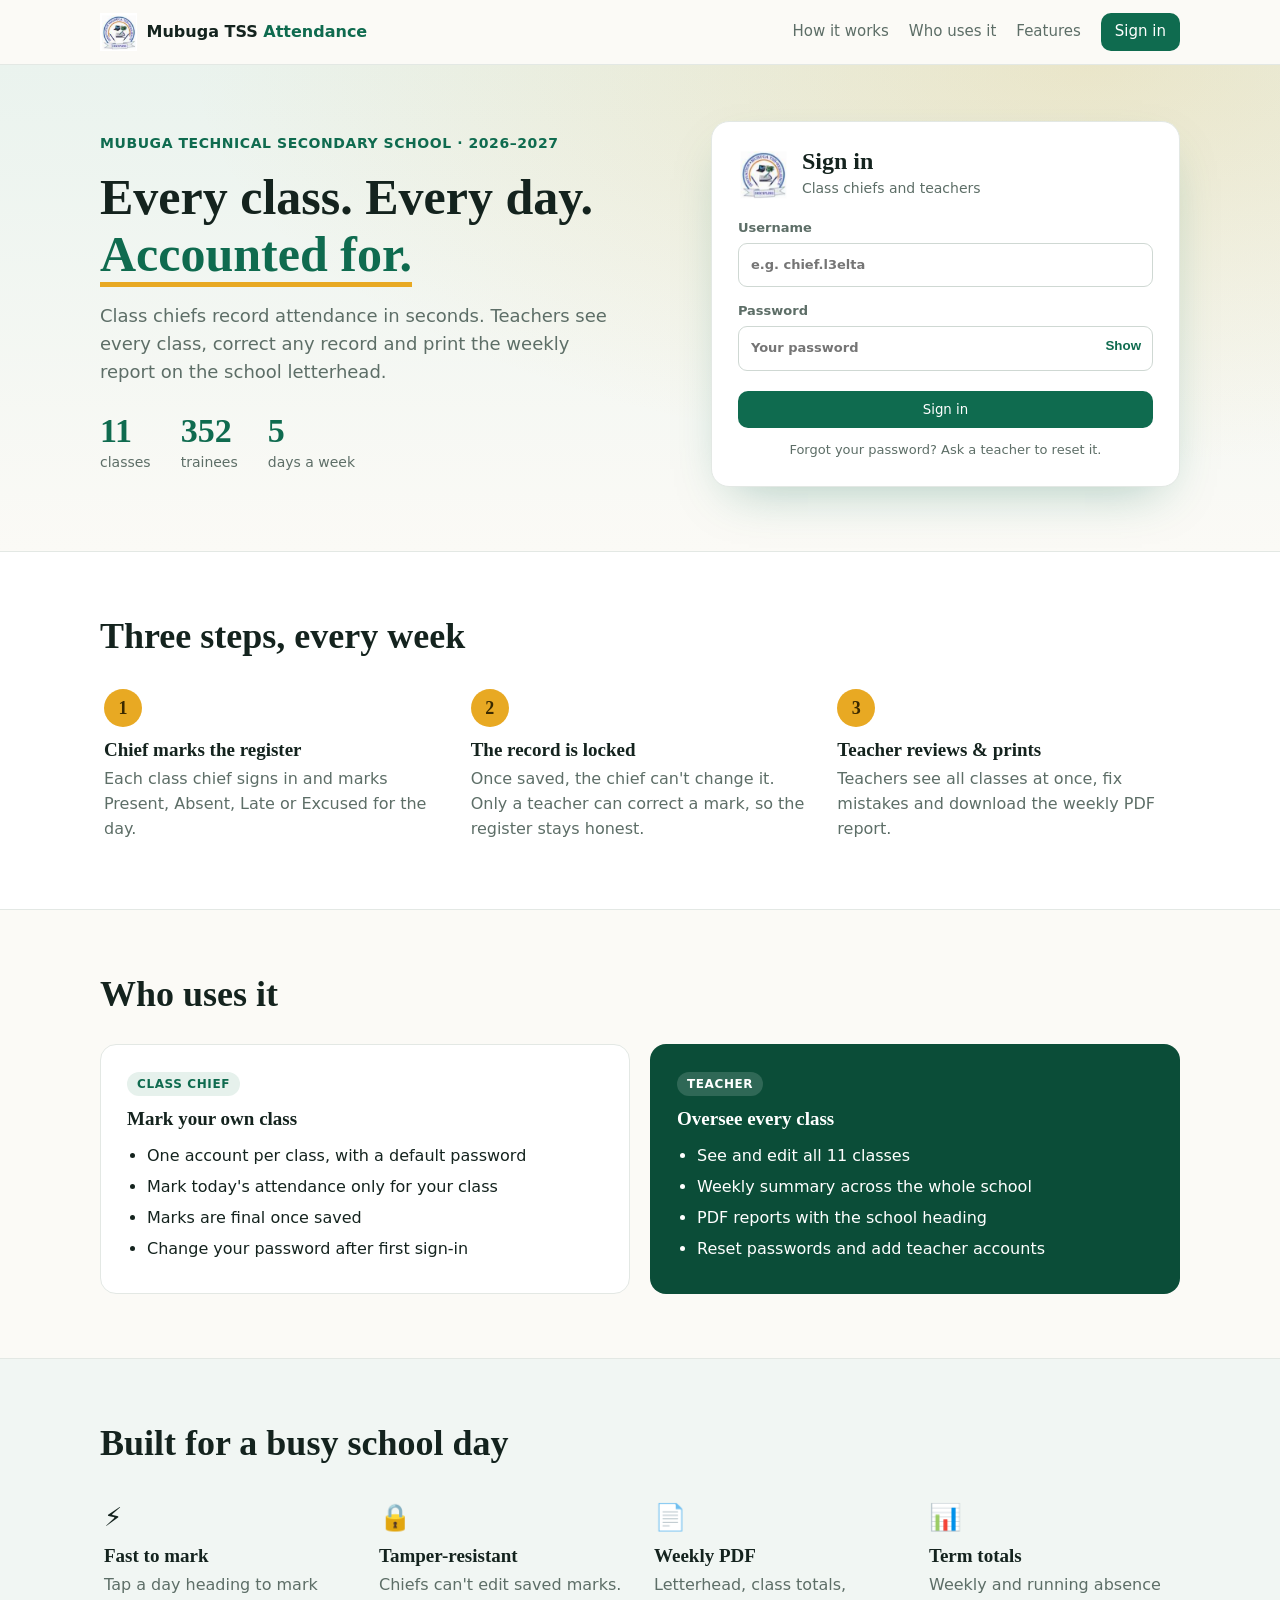
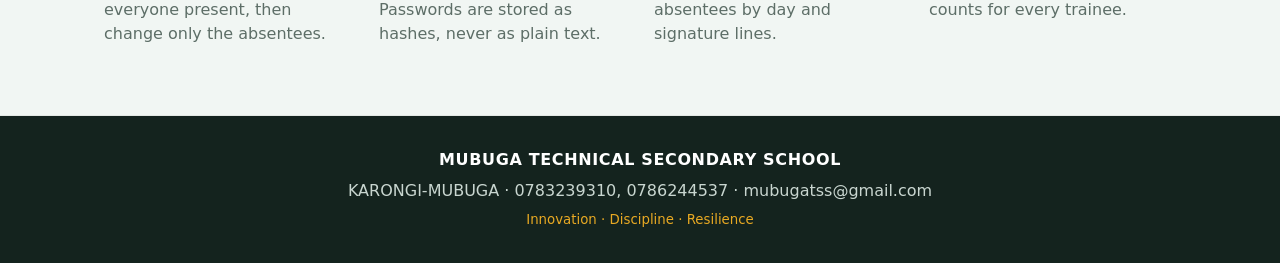
<file: index.html>
<!doctype html>
<html lang="en">
<head>
<meta charset="utf-8">
<meta name="viewport" content="width=device-width,initial-scale=1">
<title>Mubuga TSS Attendance</title>
<link rel="stylesheet" href="landing.css">
</head>
<body>
<header class="nav">
  <div class="wrap navin">
    <a class="brand" href="#top"><img id="logoR" alt=""><span>Mubuga TSS <em>Attendance</em></span></a>
    <nav><a href="#how">How it works</a><a href="#roles">Who uses it</a><a href="#features">Features</a><a href="#login" class="btn sm">Sign in</a></nav>
  </div>
</header>

<section class="hero" id="top">
  <div class="wrap heroin">
    <div class="copy">
      <p class="kicker">Mubuga Technical Secondary School · 2026–2027</p>
      <h1>Every class. Every day.<br><span>Accounted for.</span></h1>
      <p class="lead">Class chiefs record attendance in seconds. Teachers see every class, correct any record and print the weekly report on the school letterhead.</p>
      <div class="stats">
        <div><b id="nClasses">11</b><span>classes</span></div>
        <div><b id="nStudents">352</b><span>trainees</span></div>
        <div><b>5</b><span>days a week</span></div>
      </div>
    </div>

    <form class="login" id="login" autocomplete="off">
      <div class="lhead"><img id="logoL" alt=""><div><h2>Sign in</h2><p>Class chiefs and teachers</p></div></div>
      <div id="continue" hidden><p>You are signed in as <b id="who"></b>.</p><a class="btn" href="app.html">Continue to attendance →</a><button type="button" class="link" id="signout">Sign out</button></div>
      <div id="fields">
        <label>Username<input id="u" placeholder="e.g. chief.l3elta" autocapitalize="none" spellcheck="false" required></label>
        <label>Password
          <span class="pw"><input id="p" type="password" placeholder="Your password" required><button type="button" id="eye" aria-label="Show password">Show</button></span>
        </label>
        <p class="err" id="err" role="alert" hidden></p>
        <button class="btn block">Sign in</button>
        <p class="small">Forgot your password? Ask a teacher to reset it.</p>
      </div>
    </form>
  </div>
</section>

<section id="how" class="band">
  <div class="wrap">
    <h2>Three steps, every week</h2>
    <div class="steps">
      <div><i>1</i><h3>Chief marks the register</h3><p>Each class chief signs in and marks Present, Absent, Late or Excused for the day.</p></div>
      <div><i>2</i><h3>The record is locked</h3><p>Once saved, the chief can't change it. Only a teacher can correct a mark, so the register stays honest.</p></div>
      <div><i>3</i><h3>Teacher reviews &amp; prints</h3><p>Teachers see all classes at once, fix mistakes and download the weekly PDF report.</p></div>
    </div>
  </div>
</section>

<section id="roles" class="wrap roles">
  <h2>Who uses it</h2>
  <div class="two">
    <article class="role">
      <span class="tag">Class chief</span>
      <h3>Mark your own class</h3>
      <ul><li>One account per class, with a default password</li><li>Mark today's attendance only for your class</li><li>Marks are final once saved</li><li>Change your password after first sign-in</li></ul>
    </article>
    <article class="role dark">
      <span class="tag">Teacher</span>
      <h3>Oversee every class</h3>
      <ul><li>See and edit all 11 classes</li><li>Weekly summary across the whole school</li><li>PDF reports with the school heading</li><li>Reset passwords and add teacher accounts</li></ul>
    </article>
  </div>
</section>

<section id="features" class="band alt">
  <div class="wrap">
    <h2>Built for a busy school day</h2>
    <div class="feats">
      <div><b>⚡</b><h3>Fast to mark</h3><p>Tap a day heading to mark everyone present, then change only the absentees.</p></div>
      <div><b>🔒</b><h3>Tamper-resistant</h3><p>Chiefs can't edit saved marks. Passwords are stored as hashes, never as plain text.</p></div>
      <div><b>📄</b><h3>Weekly PDF</h3><p>Letterhead, class totals, absentees by day and signature lines.</p></div>
      <div><b>📊</b><h3>Term totals</h3><p>Weekly and running absence counts for every trainee.</p></div>
    </div>
  </div>
</section>

<footer>
  <div class="wrap">
    <b>MUBUGA TECHNICAL SECONDARY SCHOOL</b>
    <span>KARONGI-MUBUGA · 0783239310, 0786244537 · mubugatss@gmail.com</span>
    <small>Innovation · Discipline · Resilience</small>
  </div>
</footer>

<script src="data.js"></script><script src="logos.js"></script><script src="accounts.js"></script><script src="auth.js"></script>
<script>
(()=>{
const $=s=>document.querySelector(s);
$('#logoL').src=LOGO_RIGHT;$('#logoR').src=LOGO_RIGHT;
const cl=Object.values(INITIAL_CLASSES);
$('#nClasses').textContent=cl.length;$('#nStudents').textContent=cl.reduce((n,l)=>n+l.length,0);
const show=()=>{const s=Auth.session();$('#continue').hidden=!s;$('#fields').hidden=!!s;if(s)$('#who').textContent=s.name};
show();
$('#signout').onclick=()=>{Auth.logout();show()};
$('#eye').onclick=()=>{const p=$('#p'),h=p.type==='password';p.type=h?'text':'password';$('#eye').textContent=h?'Hide':'Show'};
$('#login').onsubmit=e=>{
  e.preventDefault();
  const s=Auth.login($('#u').value,$('#p').value);
  if(!s){const er=$('#err');er.textContent='Wrong username or password. Please try again.';er.hidden=false;$('#p').select();return}
  location.href='app.html';
};
})();
</script>
</body>
</html>
</file>
<file: landing.css>
:root{--g:#0f6b4f;--g2:#0b4d38;--gold:#e8a923;--ink:#14231e;--mut:#5d6e67;--bg:#fbfaf6;--card:#fff;--line:#e3e8e4}
*{box-sizing:border-box}html{scroll-behavior:smooth}
body{margin:0;font:16px/1.55 system-ui,-apple-system,Segoe UI,Roboto,sans-serif;color:var(--ink);background:var(--bg)}
.wrap{max-width:1120px;margin:0 auto;padding:0 20px}
h1,h2,h3{font-family:Georgia,'Times New Roman',serif;line-height:1.15;margin:0}
.nav{position:sticky;top:0;z-index:10;background:rgba(251,250,246,.92);backdrop-filter:blur(8px);border-bottom:1px solid var(--line)}
.navin{display:flex;justify-content:space-between;align-items:center;height:64px}
.brand{display:flex;align-items:center;gap:10px;text-decoration:none;color:var(--ink);font-weight:700}
.brand img{height:38px}.brand em{font-style:normal;color:var(--g)}
nav{display:flex;gap:20px;align-items:center}nav a{color:var(--mut);text-decoration:none;font-size:15px}nav a:hover{color:var(--g)}
.btn{display:inline-block;background:var(--g);color:#fff!important;border:0;border-radius:10px;padding:11px 20px;font:600 15px inherit;font-family:inherit;text-decoration:none;cursor:pointer;text-align:center}
.btn:hover{background:var(--g2)}.btn.sm{padding:7px 14px}.btn.block{width:100%;margin-top:6px}
.hero{background:radial-gradient(900px 400px at 85% 0,rgba(232,169,35,.18),transparent),linear-gradient(180deg,#eaf3ee,var(--bg));padding:56px 0 64px}
.heroin{display:grid;grid-template-columns:1.2fr 1fr;gap:48px;align-items:center}
.kicker{color:var(--g);font-weight:600;font-size:14px;letter-spacing:.04em;text-transform:uppercase;margin:0 0 14px}
.hero h1{font-size:clamp(32px,4.2vw,50px)}.hero h1 span{color:var(--g);border-bottom:5px solid var(--gold)}
.lead{font-size:18px;color:var(--mut);max-width:520px;margin:18px 0 26px}
.stats{display:flex;gap:30px}.stats b{display:block;font:700 34px Georgia,serif;color:var(--g)}.stats span{color:var(--mut);font-size:14px}
.login{background:var(--card);border:1px solid var(--line);border-radius:18px;padding:26px;box-shadow:0 20px 50px -20px rgba(15,107,79,.35)}
.lhead{display:flex;gap:14px;align-items:center;margin-bottom:18px}.lhead img{height:52px}.lhead h2{font-size:24px}.lhead p{margin:2px 0 0;color:var(--mut);font-size:14px}
.login label{display:block;font-size:13px;font-weight:600;color:var(--mut);margin-bottom:14px}
.login input{display:block;width:100%;margin-top:5px;padding:11px 12px;border:1px solid #cfd8d3;border-radius:9px;font:inherit;color:var(--ink);background:#fff}
.login input:focus{outline:2px solid var(--g);border-color:transparent}
.pw{position:relative;display:block}.pw input{padding-right:62px}.pw button{position:absolute;right:6px;top:11px;border:0;background:none;color:var(--g);font-weight:600;cursor:pointer}
.err{color:#b42323;background:#fdeceb;border-radius:8px;padding:8px 10px;font-size:14px;margin:0 0 8px}
.small{color:var(--mut);font-size:13px;margin:12px 0 0;text-align:center}
.link{display:block;margin:12px auto 0;border:0;background:none;color:var(--mut);cursor:pointer;text-decoration:underline}
[hidden]{display:none!important}
.band{padding:64px 0;background:#fff;border-block:1px solid var(--line)}.band.alt{background:#f1f6f3}
h2{font-size:clamp(26px,3.4vw,36px)}.band h2,.roles h2{margin-bottom:28px}
.steps,.feats{display:grid;gap:20px}.steps{grid-template-columns:repeat(3,1fr)}.feats{grid-template-columns:repeat(4,1fr)}
.steps>div,.feats>div{padding:4px}
.steps i{display:grid;place-items:center;width:38px;height:38px;border-radius:50%;background:var(--gold);color:#3b2a00;font:700 18px Georgia,serif;font-style:normal;margin-bottom:12px}
h3{font-size:19px;margin-bottom:6px}p{margin:0}.steps p,.feats p{color:var(--mut)}
.feats b{font-size:26px;display:block;margin-bottom:8px}
.roles{padding-top:64px;padding-bottom:64px}.two{display:grid;grid-template-columns:1fr 1fr;gap:20px}
.role{background:#fff;border:1px solid var(--line);border-radius:16px;padding:26px}.role.dark{background:var(--g2);color:#fff;border-color:transparent}
.tag{display:inline-block;background:#e6f1ec;color:var(--g);font-size:12px;font-weight:700;text-transform:uppercase;letter-spacing:.05em;padding:3px 10px;border-radius:20px;margin-bottom:12px}
.dark .tag{background:rgba(255,255,255,.15);color:#fff}
.role ul{margin:14px 0 0;padding-left:20px}.role li{margin:6px 0}
footer{background:var(--ink);color:#c9d6d0;padding:32px 0;text-align:center}
footer .wrap{display:grid;gap:6px}footer b{color:#fff;letter-spacing:.04em}footer small{color:var(--gold)}
@media(max-width:860px){.heroin{grid-template-columns:1fr}.steps,.two{grid-template-columns:1fr}.feats{grid-template-columns:1fr 1fr}nav a:not(.btn){display:none}.hero{padding-top:32px}}
@media(max-width:480px){.feats{grid-template-columns:1fr}.stats{gap:20px}}
</file>
